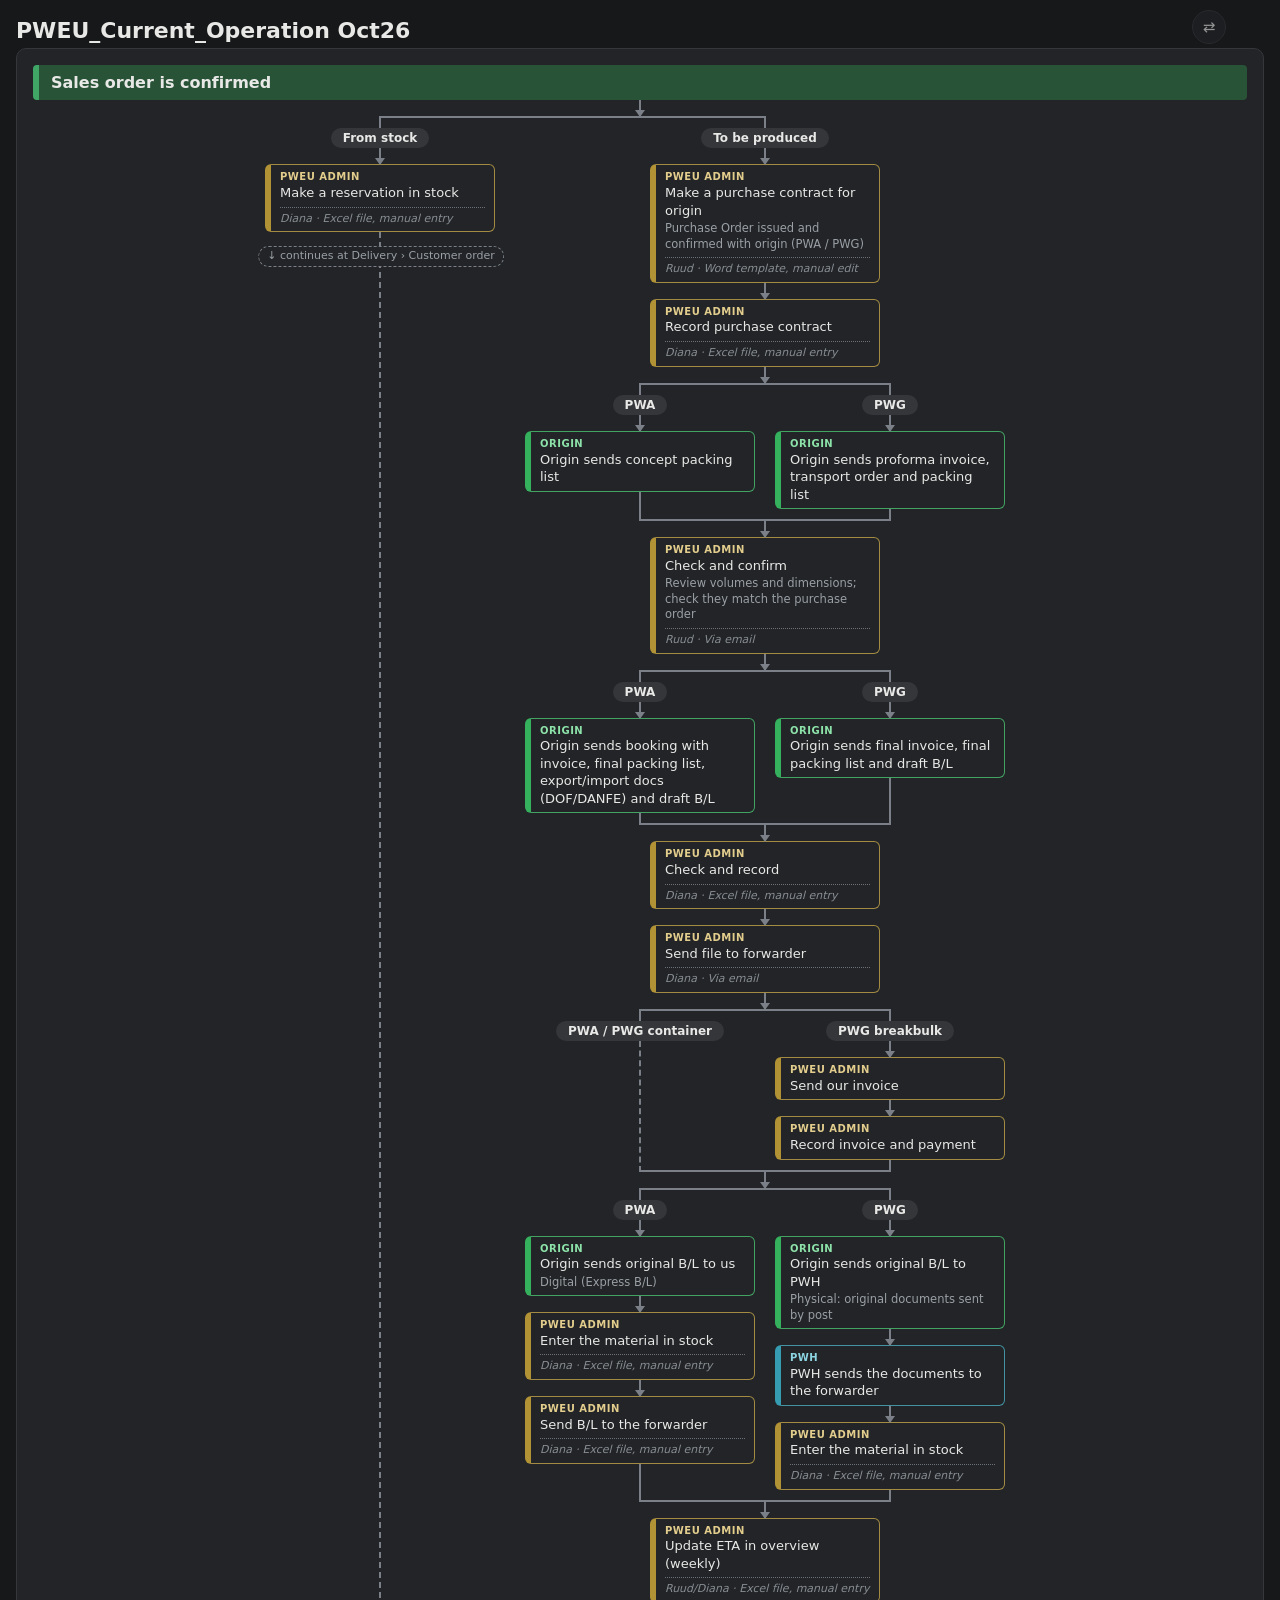
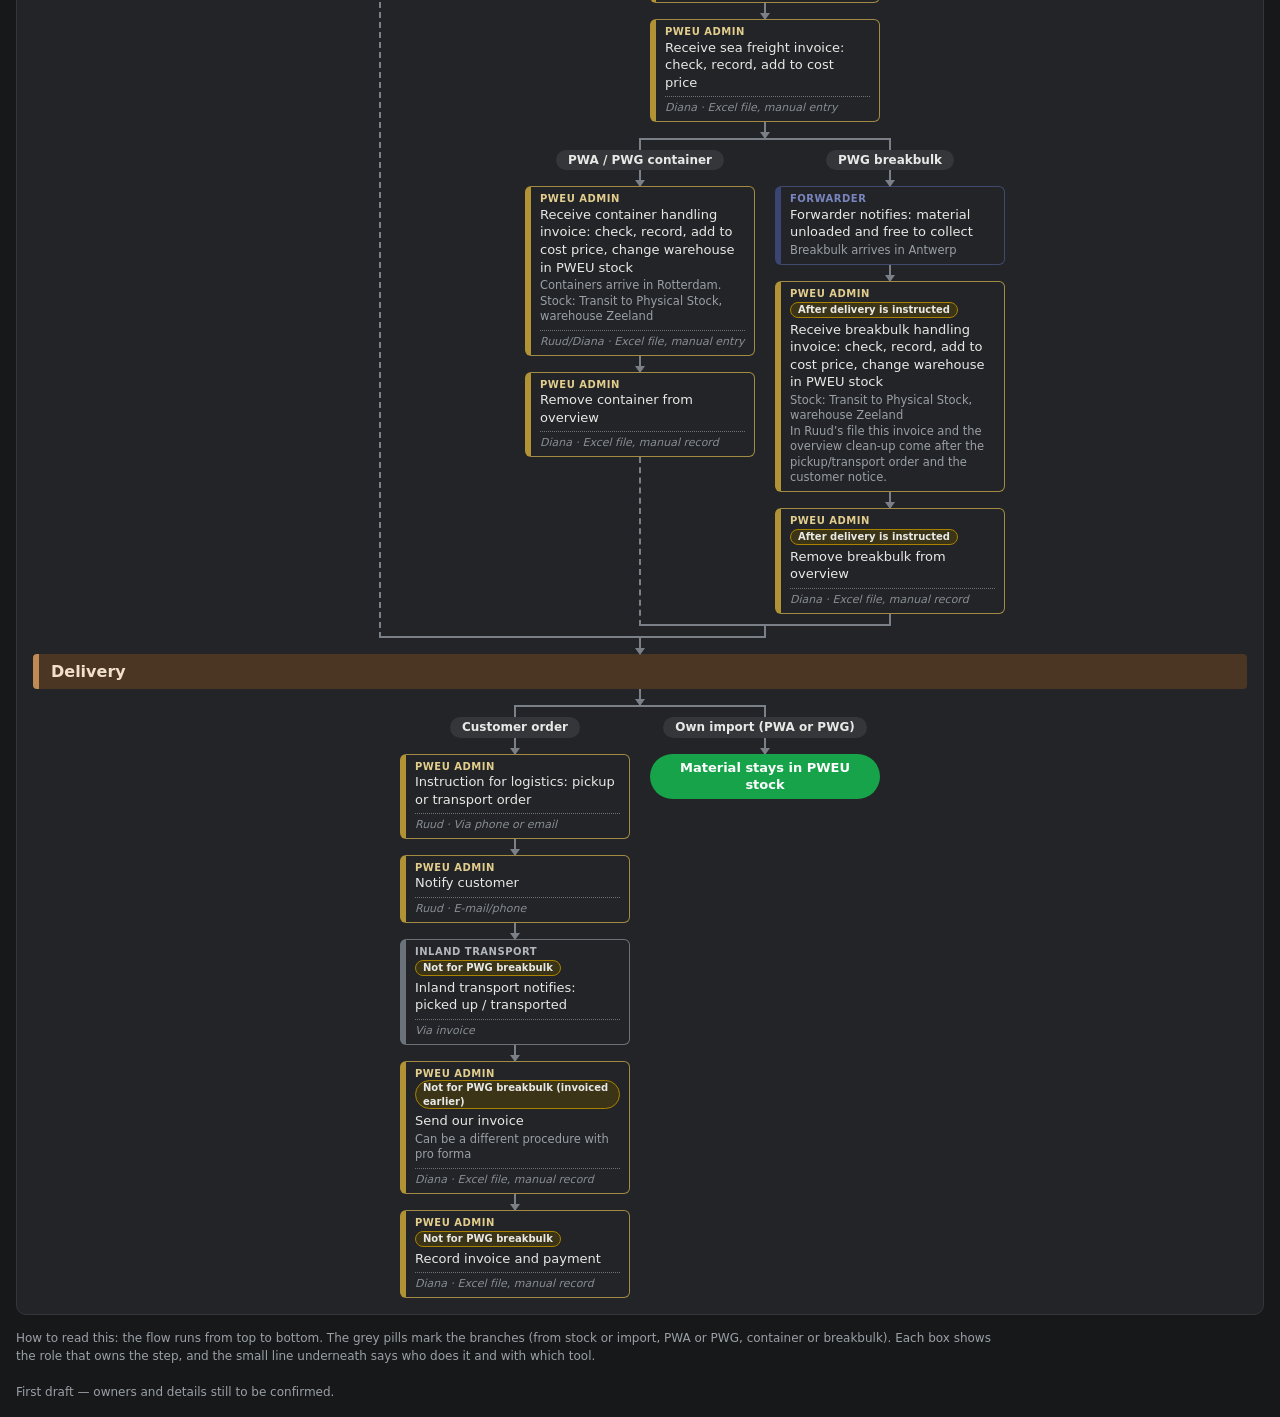
<file: index.html>
<!doctype html>
<html lang="es" data-theme="dark"><head><meta charset="utf-8">
<meta name="viewport" content="width=device-width, initial-scale=1, maximum-scale=6, user-scalable=yes, viewport-fit=cover">
<title>PWEU process — PARA COMPARTIR (solo lectura)</title>
<style id="pg">@page{size:A4 portrait;margin:0}</style>
<style>
:root{box-sizing:border-box;padding-top:env(safe-area-inset-top,0px);padding-bottom:env(safe-area-inset-bottom,0px);--bg:#f1f1ed;--fg:#14171b;--mut:#4b535e;--ln:#cfcfc8;--ln2:#6b7280;--card:#fff;--l:87%;--s:60%;--bl:46%;--oc:29%;--qb:#fff4c2;--qd:#c99600;--sh:0 1px 2px rgba(16,20,26,.09)}
html{scroll-padding-top:env(safe-area-inset-top,0px)}
@media (prefers-color-scheme:dark){:root:not([data-theme="light"]){--bg:#17181a;--fg:#e8e8e6;--mut:#9aa0a6;--ln:#34363a;--ln2:#7b8088;--card:#222427;--l:24%;--s:35%;--bl:45%;--oc:72%;--qb:#3b3417;--qd:#a98200;--sh:none}}
:root[data-theme="dark"]{--bg:#17181a;--fg:#e8e8e6;--mut:#9aa0a6;--ln:#34363a;--ln2:#7b8088;--card:#222427;--l:24%;--s:35%;--bl:45%;--oc:72%;--qb:#3b3417;--qd:#a98200;--sh:none}
*{box-sizing:border-box}
body{margin:0;background:var(--bg);color:var(--fg);font:14px/1.35 system-ui,-apple-system,"Segoe UI",sans-serif;padding:16px}
h1{font-size:22px;margin:0 0 2px}
.sub{color:var(--mut);margin:0 0 12px;font-size:13px}
button,select,input,textarea{font:inherit;color:var(--fg);background:var(--card);border:1px solid var(--ln);border-radius:6px;padding:4px 9px}
button{cursor:pointer}button:hover{border-color:var(--mut)}
.lg{display:flex;flex-wrap:wrap;gap:6px;align-items:center;margin-bottom:10px}
.chip{display:inline-flex;align-items:center;border-radius:999px;background:hsl(var(--h) var(--os,60%) calc(var(--l) + var(--lo,0%)));border:1px solid hsl(var(--h) calc(var(--os,60%) * .75) calc(var(--bl) + var(--lo,0%)))}
.chip input[type=color]{width:22px;height:18px;padding:0;border:0;background:none;cursor:pointer;margin-left:2px}
.chip input{border:0;background:none;width:9ch;min-width:6ch;padding:3px 4px 3px 10px;font-size:12px;font-weight:600;field-sizing:content}
.chip button{border:0;background:none;padding:0 8px 0 2px;color:var(--mut)}
.ed{display:flex;flex-wrap:wrap;gap:8px;align-items:flex-end;padding:10px;margin-bottom:10px;border:2px solid var(--fg);border-radius:10px;background:var(--card)}
.ed label{display:flex;flex-direction:column;gap:2px;font-size:11px;color:var(--mut)}
.ed textarea{width:240px;height:54px}.ed input[type=text],.ed input:not([type]){width:240px}
.wrap{overflow:auto;border:1px solid var(--ln);border-radius:10px;background:var(--card)}
.board{width:max-content;min-width:100%;display:flex;flex-direction:column}
.tl{display:none;width:100%;padding:0 16px;font-size:10px;color:var(--mut)}
.board.h .tl{display:block}
.tl .cap{display:block;font-weight:700;text-transform:uppercase;letter-spacing:.06em;font-size:9px;opacity:.8}
.tl.top{padding-top:14px}
.tl.bot{padding-bottom:14px}
.tlin{display:flex;height:22px}
.tl.top .tlin{align-items:flex-end;border-bottom:2px solid var(--ln2)}
.tl.bot .tlin{align-items:flex-start;border-top:2px solid var(--ln2)}
.tk{flex:1;min-width:0;position:relative;white-space:nowrap;overflow:hidden}
.tl.top .tk{border-left:1px solid var(--ln2);padding:0 0 3px 4px;height:9px;line-height:9px}
.tl.bot .tk{border-left:1px solid var(--ln2);padding:3px 0 0 4px;height:14px}
.tl .tk:first-child{border-left:0}
.rt{width:max-content;min-width:100%;display:flex;flex-direction:column;align-items:center;padding:16px}
.sec{display:flex;flex-direction:column;align-items:center;width:100%}
.a{display:block;width:0;height:16px;border-left:2px solid var(--ln2);position:relative;flex:none}
.a::after{content:"";position:absolute;left:-6px;bottom:-1px;border-left:5px solid transparent;border-right:5px solid transparent;border-top:7px solid var(--ln2)}
.sb{display:block;width:0;height:12px;border-left:2px solid var(--ln2);flex:none}
.cols{display:flex;align-items:stretch}
.col{position:relative;display:flex;flex-direction:column;align-items:center;padding:0 10px;min-width:250px}
.col::before,.col::after{content:"";position:absolute;left:0;right:0;border-top:2px solid var(--ln2)}
.col::before{top:0}.col::after{bottom:0}
.col:first-child::before,.col:first-child::after{left:50%}
.col:last-child::before,.col:last-child::after{right:50%}
.fill.long{position:relative;border-left-style:dashed}.fill.long::after{content:var(--lbl,'↓ continues below');position:absolute;left:50%;top:14px;transform:translateX(-50%);white-space:nowrap;font-size:11px;color:var(--mut);background:var(--card);padding:2px 8px;border:1px dashed var(--ln2);border-radius:999px}
.fill{flex:1;width:0;min-height:12px;border-left:2px solid var(--ln2)}
.endb .fill,.endb .col::after,.fill.long.nolbl::after{display:none}
.ph{align-self:stretch;padding:7px 12px;font-weight:700;font-size:16px;border-radius:4px;background:hsl(var(--h) var(--s) var(--l));border-left:6px solid hsl(var(--h) 45% var(--bl));cursor:pointer}
.col .ph{font-size:12px;padding:4px 8px}
.q{max-width:260px;text-align:center;padding:6px 16px;font-weight:600;border-radius:999px;background:var(--qb);border:2px solid var(--qd);cursor:pointer}
.lb{padding:2px 12px;font-size:12px;font-weight:700;border-radius:999px;background:var(--ln);color:var(--fg);cursor:pointer;box-shadow:var(--sh,none)}
.st{width:230px;padding:5px 9px;border-radius:6px;background:var(--card);border:1px solid hsl(var(--h) calc(var(--os,60%) * .7) calc(var(--bl) + var(--lo,0%)));border-left:6px solid hsl(var(--h) calc(var(--os,60%) * .9) calc(var(--bl) + var(--lo,0%)));font-size:13px;cursor:pointer;box-shadow:var(--sh,none)}
/* ---- vista horizontal: el camino principal avanza a la derecha ---- */
.rt.h{flex-direction:row;align-items:center;flex-wrap:nowrap;max-width:none;width:max-content}
.rt.h .a{width:16px;height:0;border-left:0;border-top:2px solid var(--ln2)}
.rt.h .a::after{left:auto;right:-1px;bottom:auto;top:-6px;border-top:5px solid transparent;border-bottom:5px solid transparent;border-left:7px solid var(--ln2);border-right:0}
.rt.h .sb{width:12px;height:0;border-left:0;border-top:2px solid var(--ln2)}
.rt.h .cols{flex-direction:column}
.rt.h .col{flex-direction:row;align-items:center;padding:9px 0;min-width:0}
.rt.h .col::before,.rt.h .col::after{left:0;right:auto;top:0;bottom:0;border-top:0;border-left:2px solid var(--ln2)}
.rt.h .col::after{left:auto;right:0}
.rt.h .col:first-child::before,.rt.h .col:first-child::after{top:50%;bottom:auto;height:50%}
.rt.h .col:last-child::before,.rt.h .col:last-child::after{top:0;bottom:auto;height:50%}
.rt.h .col:first-child:last-child::before,.rt.h .col:first-child:last-child::after{display:none}
.rt.h .fill{flex:1;height:0;width:auto;min-width:14px;min-height:0;border-left:0;border-top:2px solid var(--ln2)}
.rt.h .fill.long{border-left-style:solid;border-top-style:dashed}
.rt.h .fill.long::after{content:var(--lbl,'\2192 continues');left:50%;top:-11px;transform:translateX(-50%)}
.rt.h .st{width:168px;font-size:12px;padding:4px 7px}
.rt.h .nt,.rt.h .wx{font-size:10px}
.rt.h .ph{align-self:stretch;width:74px;flex:none;display:flex;align-items:center;text-align:center;
  font-size:13px;padding:8px 6px;border-left:0;border-top:7px solid hsl(var(--h) 45% var(--bl))}
.rt.h .ph.brn{border-left-color:transparent;border-top-color:#7a4a22}
.rt.h .lb{align-self:center}
.ow{display:block;font-size:10px;font-weight:700;text-transform:uppercase;letter-spacing:.05em;color:hsl(var(--h) var(--os,60%) calc(var(--oc) + var(--lo,0%)))}
.tg{display:inline-block;margin:0 0 3px;font-size:10px;font-weight:700;padding:0 7px;border-radius:999px;background:var(--qb);border:1px solid var(--qd)}
.wx{font-size:11px;font-style:italic;color:var(--mut);margin-top:5px;padding-top:4px;border-top:1px dotted var(--ln2);opacity:.85}
.chip input+input{padding-left:0;font-weight:400}
.nt{font-size:11.5px;color:var(--mut);white-space:pre-line;margin-top:2px}
.st.end{border-radius:999px;text-align:center;font-weight:700;background:#16a34a;border-color:#16a34a;color:#fff}
.on{outline:3px solid var(--fg);outline-offset:2px}
.hint{color:var(--mut);font-size:12px;margin-top:8px}
.foot{color:var(--mut);font-size:12px;line-height:1.5;margin:14px 0 0;max-width:980px;white-space:pre-line}
.fth{display:none;margin-top:8px}
body.hz .fth{display:block}
.foot[contenteditable]{outline:1px dashed var(--ln2);outline-offset:4px;border-radius:4px}
.sv{font-size:12px;color:var(--mut);margin-bottom:8px;min-height:16px}
.sv b{color:#16a34a;font-weight:600}
.sv i{font-style:normal;color:var(--qd)}
.ph.brn{background:#ead9c6;border-left-color:#7a4a22;color:#3f2410}
@media (prefers-color-scheme:dark){:root:not([data-theme="light"]) .ph.brn{background:#4b3624;border-left-color:#c08a55;color:#f2e0cc}
:root:not([data-theme="light"]) .rt.h .ph.brn{border-top-color:#c08a55}}
:root[data-theme="dark"] .ph.brn{background:#4b3624;border-left-color:#c08a55;color:#f2e0cc}
#flip{position:fixed;top:calc(10px + env(safe-area-inset-top,0px));right:54px;z-index:20;width:34px;height:34px;border-radius:999px;font-size:15px;line-height:1;padding:0;opacity:.6}
#flip:hover{opacity:1}
body.ed #bar{position:sticky;top:0;z-index:12;background:var(--bg);
  padding:8px 0 6px;margin-bottom:4px;border-bottom:1px solid var(--ln);
  box-shadow:0 10px 12px -10px rgba(0,0,0,.45)}
body.ed #bar .lg{margin-bottom:6px}
#run{display:none}
#gear{position:fixed;top:calc(10px + env(safe-area-inset-top,0px));right:12px;z-index:20;width:34px;height:34px;border-radius:999px;font-size:16px;line-height:1;padding:0;opacity:.6}
#gear:hover{opacity:1}
body.ed #gear{opacity:1;background:var(--fg);color:var(--bg);border-color:var(--fg)}
h1[contenteditable],.sub[contenteditable]{outline:1px dashed var(--ln2);outline-offset:4px;border-radius:4px}
.mv{border:0;background:none;padding:0 3px;color:var(--mut);cursor:pointer}
body:not(.ed) .chip input[type=color],body:not(.ed) .chip button,body:not(.ed) .mv,
body:not(.ed) #ed,body:not(.ed) #hint,body:not(.ed) #io,body:not(.ed) #sv,
body:not(.ed) #lg,body:not(.ed) .sub{display:none}
#flip{display:block}
body:not(.ed) .chip input{pointer-events:none;padding-right:10px}
body:not(.ed) .st,body:not(.ed) .ph,body:not(.ed) .q,body:not(.ed) .lb{cursor:default}

/* ---------- movil ---------- */
#zc{position:fixed;right:10px;bottom:calc(10px + env(safe-area-inset-bottom,0px));z-index:30;display:none;
  gap:0;background:var(--card);border:1px solid var(--ln);border-radius:999px;overflow:hidden;
  box-shadow:0 6px 18px rgba(0,0,0,.45)}
#zc button{border:0;background:none;color:var(--fg);width:42px;height:40px;font-size:17px;line-height:1;
  padding:0;cursor:pointer;border-radius:0}
#zc button+button{border-left:1px solid var(--ln)}
#zc button:active{background:var(--ln)}
@media (max-width:760px){
  :root{--ln2:#9aa1a9}
  .fill{border-left:0;width:2px;background:var(--ln2)}
  .fill.long{background:repeating-linear-gradient(to bottom,var(--ln2) 0 7px,transparent 7px 13px)}
  body{padding:8px}
  .rt{padding:10px}
  .st{width:142px;padding:4px 7px;font-size:12.5px}
  .col{min-width:154px;padding:0 4px}
  .ph{font-size:13px;padding:5px 9px;border-left-width:5px}
  .col .ph{font-size:11px}
  .lb{font-size:11px;padding:2px 9px}
  .q{max-width:200px;font-size:12.5px;padding:5px 12px}
  .fill.long::after{font-size:10px;white-space:normal;width:118px;text-align:center;line-height:1.2;padding:2px 4px}
  h1{font-size:17px;line-height:1.25}
  .sub{font-size:12px}
  .foot{font-size:11px;margin-top:10px}
  .wrap{border-radius:8px;-webkit-overflow-scrolling:touch}
  .board{zoom:var(--mz,1)}
  #zc{display:flex}
  #flip{top:auto;bottom:calc(10px + env(safe-area-inset-bottom,0px));right:auto;left:10px;
    width:40px;height:40px;opacity:.85;z-index:30}
  #gear{width:40px;height:40px;opacity:.85}
  h1,.sub{padding-right:52px}
}
@media print{
  :root{--mz:1;--mut:#a7adb5;--oc:76%}
  .wx{opacity:1}
  html{background:#17181a}
  body{background:transparent;margin:0;padding:0;width:auto;height:auto}
  #foots{position:fixed;left:16px;right:16px;bottom:10px;margin:0}
  #gear,#flip,#ed,#hint,#io,#sv,#lg,.sub{display:none!important}
  .foot{font-size:10px;margin:0 0 3px}
  h1{display:none}
  #run{display:block;position:fixed;top:12px;left:16px;right:16px;
       font-size:12.5px;font-weight:700;letter-spacing:.01em;color:var(--fg)}
  .wrap{border:0;background:#17181a}
  *{-webkit-print-color-adjust:exact!important;print-color-adjust:exact!important}
  .wrap{overflow:visible!important;width:auto;height:auto;margin:0}
  body.hz .wrap{margin:46px 0 0}
  .board{zoom:var(--pzg,1);width:max-content;margin:0 auto}
  .rt{min-width:0!important;padding:0;width:max-content;margin:0 auto}
  .sec{zoom:var(--pzs,1);width:max-content;margin:0 auto;padding-top:46px}
  .sec+.sec{break-before:page;page-break-before:always}
  .sec:last-child{break-after:avoid-page;page-break-after:avoid}
  .wrap{break-after:avoid-page;page-break-after:avoid}
  .ph{box-shadow:inset 0 0 0 1px rgba(255,255,255,.18)}
  .st,.ph,.q,.lb,.cols{break-inside:avoid}
  body>*:last-child{margin-bottom:0}
}
</style></head><body>
<button id="flip" title="Cambiar entre vertical y horizontal">⇄</button>
<div id="zc" aria-label="Zoom"><button data-z="-" title="Reducir">−</button><button data-z="f" title="Ajustar al ancho">⤢</button><button data-z="+" title="Ampliar">+</button></div>
<div id="run" aria-hidden="true"></div>
<h1 id="ti">Current PWEU operational process</h1>
<p class="sub" id="de">One simple diagram: shared steps appear once. Each step shows its owner; the small line says who does it and how.</p>
<div id="bar"><div class="lg" id="lg"></div>
<div id="sv" class="sv"></div>
<div id="ed"></div></div>
<div class="wrap"><div class="board" id="bd"><div class="tl top" id="tlt"></div><div class="rt" id="g"></div><div class="tl bot" id="tlb"></div></div></div>
<div id="foots"><p class="foot" id="ft"></p>
<p class="foot fth" id="fth"></p></div>
<script>
// ===== DATOS (editables) =====
// Nodos: S=paso (texto, owner, detalle) · P=fase · B=bifurcación (pregunta + opciones con su propia secuencia)
const S=(t,o,n,w,x)=>({k:'s',t,o,n:n||'',w:w||'',x:x||''}),P=(t,h,b)=>({k:'p',t,h,b:b||0}),B=(q,c)=>({k:'b',q,c:c.map(([l,s])=>({l,s}))});
const D0={"ver":"r6","p":["q1","q2","q3","q4","q5","q4","q5"],"O":[{"id":"a","n":"PWEU admin","h":45},{"id":"l","n":"Inland Transport","h":215,"k":0.12},{"id":"h","n":"Origin","h":140},{"id":"f","n":"Forwarder","h":229,"os":36,"lo":-11},{"id":"p","n":"PWH","h":190}],"s":[{"k":"p","t":"Sales order is confirmed","h":142,"b":0},{"k":"b","q":"","c":[{"l":"From stock","s":[{"k":"s","t":"Make a reservation in stock","o":"a","n":"","w":"","x":"Diana · Excel file, manual entry"}],"d":"≈ 2 weeks"},{"l":"To be produced","s":[{"k":"s","t":"Make a purchase contract for origin","o":"a","n":"Purchase Order issued and confirmed with origin (PWA / PWG)","w":"","x":"Ruud · Word template, manual edit"},{"k":"s","t":"Record purchase contract","o":"a","n":"","w":"","x":"Diana · Excel file, manual entry"},{"k":"b","q":"","c":[{"l":"PWA","s":[{"k":"s","t":"Origin sends concept packing list","o":"h","n":"","w":"","x":""}]},{"l":"PWG","s":[{"k":"s","t":"Origin sends proforma invoice, transport order and packing list","o":"h","n":"","w":"","x":""}]}]},{"k":"s","t":"Check and confirm","o":"a","n":"Review volumes and dimensions; check they match the purchase order","w":"","x":"Ruud · Via email"},{"k":"b","q":"","c":[{"l":"PWA","s":[{"k":"s","t":"Origin sends booking with invoice, final packing list, export/import docs (DOF/DANFE) and draft B/L","o":"h","n":"","w":"","x":""}]},{"l":"PWG","s":[{"k":"s","t":"Origin sends final invoice, final packing list and draft B/L","o":"h","n":"","w":"","x":""}]}]},{"k":"s","t":"Check and record","o":"a","n":"","w":"","x":"Diana · Excel file, manual entry"},{"k":"s","t":"Send file to forwarder","o":"a","n":"","w":"","x":"Diana · Via email"},{"k":"b","q":"","c":[{"l":"PWA / PWG container","s":[]},{"l":"PWG breakbulk","s":[{"k":"s","t":"Send our invoice","o":"a","n":"","w":"","x":""},{"k":"s","t":"Record invoice and payment","o":"a","n":"","w":"","x":""}]}]},{"k":"b","q":"","c":[{"l":"PWA","s":[{"k":"s","t":"Origin sends original B/L to us","o":"h","n":"Digital (Express B/L)","w":"","x":""},{"k":"s","t":"Enter the material in stock","o":"a","n":"","w":"","x":"Diana · Excel file, manual entry"},{"k":"s","t":"Send B/L to the forwarder","o":"a","n":"","w":"","x":"Diana · Excel file, manual entry"}]},{"l":"PWG","s":[{"k":"s","t":"Origin sends original B/L to PWH","o":"h","n":"Physical: original documents sent by post","w":"","x":""},{"k":"s","t":"PWH sends the documents to the forwarder","o":"p","n":"","w":"","x":""},{"k":"s","t":"Enter the material in stock","o":"a","n":"","w":"","x":"Diana · Excel file, manual entry"}]}]},{"k":"s","t":"Update ETA in overview (weekly)","o":"a","n":"","w":"","x":"Ruud/Diana · Excel file, manual entry"},{"k":"s","t":"Receive sea freight invoice: check, record, add to cost price","o":"a","n":"","w":"","x":"Diana · Excel file, manual entry"},{"k":"b","q":"","c":[{"l":"PWA / PWG container","s":[{"k":"s","t":"Receive container handling invoice: check, record, add to cost price, change warehouse in PWEU stock","o":"a","n":"Containers arrive in Rotterdam.\nStock: Transit to Physical Stock, warehouse Zeeland","w":"","x":"Ruud/Diana · Excel file, manual entry"},{"k":"s","t":"Remove container from overview","o":"a","n":"","w":"","x":"Diana · Excel file, manual record"}]},{"l":"PWG breakbulk","s":[{"k":"s","t":"Forwarder notifies: material unloaded and free to collect","o":"f","n":"Breakbulk arrives in Antwerp","w":"","x":""},{"k":"s","t":"Receive breakbulk handling invoice: check, record, add to cost price, change warehouse in PWEU stock","o":"a","n":"Stock: Transit to Physical Stock, warehouse Zeeland\nIn Ruud’s file this invoice and the overview clean-up come after the pickup/transport order and the customer notice.","w":"After delivery is instructed","x":""},{"k":"s","t":"Remove breakbulk from overview","o":"a","n":"","w":"After delivery is instructed","x":"Diana · Excel file, manual record"}]}]}],"d":"≈ 5–6 months"}]},{"k":"p","t":"Delivery","h":28,"b":1},{"k":"b","q":"","c":[{"l":"Customer order","s":[{"k":"s","t":"Instruction for logistics: pickup or transport order","o":"a","n":"","w":"","x":"Ruud · Via phone or email"},{"k":"s","t":"Notify customer","o":"a","n":"","w":"","x":"Ruud · E-mail/phone"},{"k":"s","t":"Inland transport notifies: picked up / transported","o":"l","n":"","w":"Not for PWG breakbulk","x":"Via invoice"},{"k":"s","t":"Send our invoice","o":"a","n":"Can be a different procedure with pro forma","w":"Not for PWG breakbulk (invoiced earlier)","x":"Diana · Excel file, manual record"},{"k":"s","t":"Record invoice and payment","o":"a","n":"","w":"Not for PWG breakbulk","x":"Diana · Excel file, manual record"}]},{"l":"Own import (PWA or PWG)","s":[{"k":"s","t":"Material stays in PWEU stock","o":"","n":"","w":"","x":""}]}]}],"de":"One simple diagram: shared steps appear once. Each step shows its owner; the small grey line says who does it and how.","dir":"v","ti":"PWEU_Current_Operation Oct26","ft":"First draft, based on the operations workflow file. Owners and details are still to be confirmed — please send corrections.","fth":"The day and month scales in this view are indicative only: they show the difference in lead time between selling from stock and importing, not the exact timing of each step."};
const NN={
'Make a purchase contract for origin':'Purchase Order issued and confirmed with origin (PWA / PWG)',
'Check and confirm':'Review volumes and dimensions; validate the order is met',
'Origin sends original B/L to us':'Digital (Express BL)',
'Origin sends original B/L to PWH':'Physical: original documents sent by post',
'Forwarder notifies: material unloaded and free to collect':'Breakbulk arrives in Antwerp',
'Receive container handling invoice: check, record, add to cost price, change warehouse in PWEU stock':'Containers arrive in Rotterdam.\nStock: Transit to Physical Stock, warehouse Zeeland',
'Receive break bulk handling invoice: check, record, add to cost price, change warehouse in PWEU stock':'Stock: Transit to Physical Stock, warehouse Zeeland'};
const fixN=s=>s.forEach(n=>{if(n.k==='s'&&NN[n.t]&&!n.n)n.n=NN[n.t];if(n.k==='b')n.c.forEach(c=>fixN(c.s))});
fixN(D0.s);D0.p.push('q4');
const XX={'Make a reservation in the stock':'Diana · Excel file, manual entry','Make a purchase contract for origin':'Ruud · Word template, manual edit'};
const PP={v:'Ruud',c:'Diana or Ruud'};
const fixX=(O,s)=>{O.forEach(o=>{if(PP[o.id]&&o.pp===undefined)o.pp=PP[o.id]});const w=a=>a.forEach(n=>{if(n.k==='s'&&XX[n.t]&&!n.x)n.x=XX[n.t];if(n.k==='b')n.c.forEach(c=>w(c.s))});w(s)};
fixX(D0.O,D0.s);D0.p.push('q5');
D0.fth='The day and month scales in this view are indicative only: they show the difference in lead time between selling from stock and importing, not the exact timing of each step.';
D0.ft='How to read this: the flow runs from top to bottom. The grey pills mark the branches (from stock or import, PWA or PWG, container or breakbulk). Each box shows the role that owns the step, and the small line underneath says who does it and with which tool.\n\nFirst draft \u2014 owners and details still to be confirmed.';
// ===== LÓGICA =====
const KEY='pweu-operativa-readonly';
let D,sel=null,arm='';
D=null;
if(!D||!D.s)D=JSON.parse(JSON.stringify(D0));
else if(D.ver!==D0.ver){try{const H=JSON.parse(localStorage.getItem('pweu-operativa-hist')||'[]');H.push({t:Date.now(),d:JSON.stringify(D)});localStorage.setItem('pweu-operativa-hist',JSON.stringify(H.slice(-40)))}catch(e){}D=JSON.parse(JSON.stringify(D0));window.__mig=1}
if(D&&D.s&&!(D.p||[]).includes('q1')){D.s.forEach(n=>{if(n.k==='b'&&n.q==='From stock or import?')n.q=''});(D.p=D.p||[]).push('q1');window.__mig=1}
if(D&&D.s&&!(D.p||[]).includes('q2')){D.s.forEach(n=>{if(n.k==='b'&&n.q==='Delivered to a customer?')n.q='';if(n.k==='p'&&n.t==='Delivering to the customer'){n.t='Arrival to EU, cleared';n.b=1}});D.p.push('q2');window.__mig=1}
if(D&&D.s&&!(D.p||[]).includes('q3')){D.s.forEach(n=>{if(n.k==='p'&&n.t==='Arrival to EU, cleared')n.t='Delivery'});D.p.push('q3');window.__mig=1}
if(D&&D.s&&!(D.p||[]).includes('q4')){fixN(D.s);D.p.push('q4');window.__mig=1}
if(D&&D.s&&!(D.p||[]).includes('q5')){fixX(D.O,D.s);D.p.push('q5');window.__mig=1}
const $=id=>document.getElementById(id);
const esc=s=>String(s).replace(/[&<>"]/g,c=>({'&':'&amp;','<':'&lt;','>':'&gt;','"':'&quot;'}[c]));
const U=[];let last=JSON.stringify(D);
const snap=prev=>{try{const n=Date.now();let H=JSON.parse(localStorage.getItem('pweu-operativa-hist')||'[]');if(!H.length||n-H[H.length-1].t>20000){H.push({t:n,d:prev});if(H.length>40)H.shift();localStorage.setItem('pweu-operativa-hist',JSON.stringify(H))}}catch(e){}};
let DB=null,dbT=0,pend=null,busy=0,dirty=null;
const sv=t=>{const e=document.getElementById('sv');if(e)e.innerHTML=t};
const lt=()=>+(localStorage.getItem(KEY+'-t')||0);
async function push(){
  if(!DB||busy||dirty===null)return;
  const c=dirty;dirty=null;busy=1;sv('<i>Guardando\u2026</i>');
  try{await DB.doc('state/current').set({json:c,t:Date.now()});sv('<b>\u2713 Guardado</b> \u00b7 tus cambios quedan en la p\u00e1gina, no solo en este navegador');}
  catch(e){sv('No se ha podido guardar en la nube ('+(e&&e.code||'error')+'). Tus cambios siguen en este navegador.');dirty=dirty||c}
  busy=0;if(dirty!==null)setTimeout(push,400);
}
const queue=c=>{dirty=c;clearTimeout(pend);pend=setTimeout(push,1200)};
const save=()=>{const c=JSON.stringify(D);if(c!==last){snap(last);U.push(last);if(U.length>300)U.shift();last=c}
  try{localStorage.setItem(KEY,c);localStorage.setItem(KEY+'-t',String(Date.now()))}catch(e){}
  queue(c)};
if(window.__mig&&D&&D.s)save();
const key=p=>p.join('.'),oi=id=>D.O.find(o=>o.id===id);
const osat=o=>o.os!=null?o.os:Math.round((o.k==null?1:o.k)*60);
const ost=o=>`--h:${o.h};--os:${osat(o)}%`+(o.lo?`;--lo:${o.lo}%`:'');
const hex2hk=v=>{const r=parseInt(v.slice(1,3),16)/255,g=parseInt(v.slice(3,5),16)/255,b=parseInt(v.slice(5,7),16)/255,
 mx=Math.max(r,g,b),mn=Math.min(r,g,b),d=mx-mn,l=(mx+mn)/2;let h=0;
 if(d)h=(mx===r?60*(((g-b)/d)%6):mx===g?60*((b-r)/d+2):60*((r-g)/d+4));
 if(h<0)h+=360;
 const sa=d?d/(1-Math.abs(2*l-1)):0;
 return{h:Math.round(h),os:Math.round(Math.max(5,Math.min(100,sa*100))),
        lo:Math.round(Math.max(-14,Math.min(14,(l-.5)*34)))}};
const hk2hex=(h,os,lo)=>{const s=Math.min(1,(os==null?60:os)/100),l=Math.max(.12,Math.min(.88,.5+(lo||0)/34)),c=(1-Math.abs(2*l-1))*s,
 x=c*(1-Math.abs(((h/60)%2)-1)),m=l-c/2,
 a=h<60?[c,x,0]:h<120?[x,c,0]:h<180?[0,c,x]:h<240?[0,x,c]:h<300?[x,0,c]:[c,0,x],
 f=v=>Math.round((v+m)*255).toString(16).padStart(2,'0');
 return'#'+f(a[0])+f(a[1])+f(a[2])};
function loc(p){let s=D.s;for(let j=0;j<p.length-1;j+=2)s=s[p[j]].c[p[j+1]].s;return[s,p[p.length-1]]}
const node=p=>{const[s,i]=loc(p);return s[i]};
const col=p=>node(p.slice(0,-1)).c[p[p.length-1]];
const isSel=(k,p)=>sel&&sel.k===k&&key(sel.p)===key(p);
function seqH(s,b,lead){return s.map((n,i)=>((i||lead)?'<i class="a"></i>':'')+nodeH(n,b.concat(i))).join('')}
function nodeH(n,p){
  const k=key(p),on=isSel('n',p)?' on':'';
  if(n.k==='p')return `<div class="ph${on}${n.b?' brn':''}" data-k="n" data-p="${k}" style="--h:${n.h}">${esc(n.t)}</div>`;
  if(n.k==='s'){const o=oi(n.o);return `<div class="st${o?'':' end'}${on}" data-k="n" data-p="${k}"${o?` style="${ost(o)}"`:''}>${o?`<span class="ow">${esc(o.n)}${o.pp?' · '+esc(o.pp):''}</span>`:''}${n.w?`<span class="tg">${esc(n.w)}</span>`:''}<div>${esc(n.t)}</div>${n.n?`<div class="nt">${esc(n.n)}</div>`:''}${n.x?`<div class="wx">${esc(n.x)}</div>`:''}</div>`}
  return `${n.q?`<div class="q${on}" data-k="n" data-p="${k}">${esc(n.q)}</div><i class="sb"></i>`:''}<div class="cols">${n.c.map((c,ci)=>{const cp=p.concat(ci);return `<div class="col"><i class="sb"></i><div class="lb${isSel('c',cp)?' on':''}" data-k="c" data-p="${key(cp)}">${esc(c.l)}</div>${seqH(c.s,cp,true)}<div class="fill"></div></div>`}).join('')}</div>`;
}

/* ---------- zoom en pantallas pequenas ---------- */
let MZ=null;                      // null = ajustar al ancho
const isMob=()=>window.innerWidth<=760;
function fitZ(){
  const el=document.documentElement, prev=el.style.getPropertyValue('--mz');
  el.style.setProperty('--mz','1');
  const rt=document.querySelector('.rt'), wr=document.querySelector('.wrap');
  const w=rt?rt.scrollWidth:0, av=wr?wr.clientWidth:window.innerWidth;
  if(prev) el.style.setProperty('--mz',prev); else el.style.removeProperty('--mz');
  if(!w||!av) return 1;
  return Math.max(.6,Math.min(1,Math.floor(av/w*100)/100));
}
function applyMZ(){
  const el=document.documentElement;
  if(!isMob()){el.style.removeProperty('--mz');return}
  el.style.setProperty('--mz',String(MZ==null?fitZ():MZ));
}
document.addEventListener('click',e=>{
  const b=e.target.closest('#zc button'); if(!b) return;
  e.stopPropagation();
  const cur=MZ==null?fitZ():MZ, z=b.dataset.z;
  if(z==='f') MZ=null;
  else MZ=Math.max(.25,Math.min(3,Math.round((cur+(z==='+'?.15:-.15))*100)/100));
  applyMZ();
},true);
let rzT; addEventListener('resize',()=>{clearTimeout(rzT);rzT=setTimeout(applyMZ,150)});
addEventListener('orientationchange',()=>setTimeout(applyMZ,250));

function setPZ(){
  const rt=document.querySelector('.rt');if(!rt)return;
  const w=rt.scrollWidth,h=rt.scrollHeight;
  if(!w||!h)return;
  const band=78;      // banda reservada para el pie, igual en todas las paginas
  const hd=48+band;   // encabezado fijo arriba + banda del pie, iguales en todas las paginas
  const TW=isH()?1095:766, TH=(isH()?766:1123)-hd;   // A4 a 96dpi a sangre, menos cabecera y pie
  [...rt.querySelectorAll(':scope > .sec')].forEach((sc,i)=>{
    sc.style.removeProperty('--pzs');
    // ancho real del contenido (las bandas de fase se estiran, no cuentan)
    const kids=[...sc.children].filter(k=>!k.classList.contains('ph'));
    const sw=Math.max(240,...kids.map(k=>k.offsetWidth||0)),sh=sc.scrollHeight;
    if(!sw||!sh)return;
    const th=TH;   // mismas bandas arriba y abajo en todas las paginas
    sc.style.setProperty('--pzs',String(Math.floor(Math.min(1,TW/sw,th/sh)*1000)/1000));
  });
  const z=Math.min(1,TW/w,TH/h),R=document.documentElement.style;
  R.setProperty('--pz',String(Math.floor(z*1000)/1000));
  R.setProperty('--pzg',isH()?String(Math.floor(z*1000)/1000):'1');
  R.setProperty('--pw',Math.ceil(w*z)+'px');
  R.setProperty('--ph',Math.ceil(h*z)+'px');
}
const isH=()=>D.dir==='h';
function rowsHH(s,b){
  let h='',i=0;
  const sep=()=>'<i class="ad"></i>';
  while(i<s.length){
    const n=s[i];
    if(n.k==='s'){
      let j=i;const cells=[];
      while(j<s.length&&s[j].k==='s'){cells.push(nodeH(s[j],b.concat(j)));j++}
      h+='<div class="hrow">'+cells.join('<i class="a"></i>')+'</div>';
      i=j;
    }else if(n.k==='p'){
      h+=nodeH(n,b.concat(i));i++;
    }else{
      const p=b.concat(i),on=isSel('n',p)?' on':'';
      if(n.q)h+=`<div class="q${on}" data-k="n" data-p="${key(p)}">${esc(n.q)}</div>`;
      h+='<div class="brh">'+n.c.map((c,ci)=>{
        const cp=p.concat(ci);
        return `<div class="trk"><div class="lb${isSel('c',cp)?' on':''}" data-k="c" data-p="${key(cp)}">${esc(c.l)}</div><div class="trkb">${c.s.length?rowsHH(c.s,cp):'<span class="emp">no extra steps</span>'}</div></div>`;
      }).join('')+'</div>';
      i++;
    }
    if(i<s.length)h+=sep();
  }
  return h;
}
const ruler=(el,cap,labels)=>{
  if(!el)return;
  el.innerHTML=`<span class="cap">${esc(cap)}</span><div class="tlin">`+
    labels.map(l=>`<span class="tk">${esc(l)}</span>`).join('')+'</div>';
};
const RD=()=>{
  const g=$('g');g.className='rt'+(isH()?' h':'');
  const bd=$('bd');if(bd)bd.className='board'+(isH()?' h':'');
  document.body.classList.toggle('hz',isH());
  if(isH()){
    ruler($('tlt'),'Days',Array.from({length:14},(_,i)=>'Day '+(i+1)));
    ruler($('tlb'),'Weeks / months',['Week 1','Week 2','Month 1','Month 2','Month 3','Month 4','Month 5','Month 6']);
  }
  $('pg').textContent='@page{size:A4 '+(isH()?'landscape':'portrait')+';margin:0}';
  g.innerHTML=seqH(D.s,[],false);
  if(!isH()){
    const kids=[...g.children];let sec=null;const out=[];
    kids.forEach((el,i)=>{
      if(!sec||(el.classList.contains('ph')&&i>0&&sec.children.length)){sec=document.createElement('div');sec.className='sec';out.push(sec)}
      sec.appendChild(el);
    });
    out.forEach(x=>g.appendChild(x));
  }
document.querySelectorAll('.cols').forEach(cs=>{if(!cs.nextElementSibling)cs.classList.add('endb')});
document.querySelectorAll('.fill').forEach(f=>{
  if((isH()?f.offsetWidth:f.offsetHeight)<=110)return;
  f.classList.add('long');
  const lb=f.parentElement.querySelector('.lb[data-p]');
  if(!lb)return;
  try{
    let pp=lb.dataset.p.split('.').map(Number).slice(0,-1),t='';
    while(pp.length&&!t){
      const[sq,i]=loc(pp);
      for(let j=i+1;j<sq.length;j++)if(sq[j].k==='p'){
        t=sq[j].t;const n=sq[j+1];
        if(n&&n.k==='b'&&n.c&&n.c.length&&n.c[0].l)t+=' \u203a '+n.c[0].l;
        break}
      // si despues de la bifurcacion ya hay mas pasos, no es un salto a otra fase
      if(!t&&i+1<sq.length)break;
      pp=pp.slice(0,-2);
    }
    const room=isH()?f.offsetWidth:f.offsetHeight;
    if(t&&room>(isH()?900:450))f.style.setProperty('--lbl',JSON.stringify((isH()?'\u2192':'\u2193')+' continues at '+t));
    else f.classList.add('nolbl');
  }catch(e){}
});setPZ();applyMZ()};
function flat(s,o=[]){s.forEach(n=>{if(n.k==='s')o.push(n.t);else if(n.k==='p')o.push('['+n.t+']');else{o.push('? '+n.q);n.c.forEach(c=>{o.push('· '+c.l);flat(c.s,o)})}});return o}
function used(id,s){return s.some(n=>n.k==='s'?n.o===id:n.k==='b'?n.c.some(c=>used(id,c.s)):false)}
function RL(msg){$('lg').innerHTML=D.O.map((o,i)=>`<span class="chip" style="${ost(o)}"><input data-oi="${i}" value="${esc(o.n)}"><button class="mv" data-ol="${i}" title="Mover a la izquierda">‹</button><button class="mv" data-or="${i}" title="Mover a la derecha">›</button><input type="color" data-oc="${i}" value="${hk2hex(o.h,osat(o),o.lo)}" title="Color"><button data-od="${i}" title="Quitar owner">×</button></span>`).join('')+`<button data-un title="Deshacer el último cambio">↶ Deshacer</button><input id="no" placeholder="Nuevo owner…" size="14"><button data-ao>+ owner</button>${msg?`<span class="hint" style="margin:0">${msg}</span>`:''}`}
function RE(){
  if(!sel){$('ed').innerHTML='';return}
  let h='<div class="ed">';
  if(sel.k==='c'){const c=col(sel.p);h+=`<label>Opción<input id="f1" value="${esc(c.l)}"></label><button data-a="cl">← mover</button><button data-a="cr">mover →</button><button data-a="cs">+ paso al inicio</button><button data-a="ca">+ opción al lado</button><button data-a="cd">${arm==='cd'?'¿Seguro? Clic otra vez':'Borrar opción'}</button>`}
  else{const n=node(sel.p);
    if(n.k==='s')h+=`<label>Paso<textarea id="f1">${esc(n.t)}</textarea></label><label>Detalle (opcional)<textarea id="f2">${esc(n.n)}</textarea></label><label>Quién y cómo (opcional)<input id="f4" value="${esc(n.x||'')}"></label><label>Solo aplica a (opcional)<input id="f3" value="${esc(n.w||'')}"></label><label>Owner<select id="fo">${D.O.map(o=>`<option value="${o.id}"${o.id===n.o?' selected':''}>${esc(o.n)}${o.pp?' · '+esc(o.pp):''}</option>`).join('')}<option value=""${n.o===''?' selected':''}>— sin owner (inicio/fin) —</option></select></label>`;
    else if(n.k==='p')h+=`<label>Fase<input id="f1" value="${esc(n.t)}"></label><label>Color<input type="range" id="fh" min="0" max="360" value="${n.h}"></label><label>Marrón<input type="checkbox" id="fb"${n.b?' checked':''}></label>`;
    else h+=`<label>Pregunta<input id="f1" value="${esc(n.q)}"></label><button data-a="ac">+ opción</button>`;
    h+=`<button data-a="u">↑</button><button data-a="d">↓</button><button data-a="as">+ paso debajo</button><button data-a="ap">+ fase debajo</button><button data-a="ab">+ bifurcación debajo</button><button data-a="del">${arm==='del'?'¿Seguro? Clic otra vez':'Borrar'}</button>`}
  $('ed').innerHTML=h+'<button data-a="x">Cerrar</button></div>';
}
function act(a){
  if(a!=='del'&&a!=='cd')arm='';
  const p=sel.p;
  if(a==='x')sel=null;
  else if(sel.k==='c'){const bp=p.slice(0,-1),cs=node(bp).c,ci=p[p.length-1];
    if(a==='cl'||a==='cr'){const j=ci+(a==='cl'?-1:1);if(j>=0&&j<cs.length){[cs[ci],cs[j]]=[cs[j],cs[ci]];sel={k:'c',p:[...bp,j]}}}
    else if(a==='ca'){cs.splice(ci+1,0,{l:'New option',s:[]});sel={k:'c',p:[...bp,ci+1]}}
    else if(a==='cs'){cs[ci].s.unshift(S('New step',D.O[0].id));sel={k:'n',p:[...p,0]}}
    else if(a==='cd'){if(cs.length<2)return;if(arm!=='cd'){arm='cd';RE();return}arm='';cs.splice(ci,1);sel=null}
  }else{const[s,i]=loc(p),pre=p.slice(0,-1),add=n=>{s.splice(i+1,0,n);sel={k:'n',p:[...pre,i+1]}};
    if(a==='u'||a==='d'){const j=i+(a==='u'?-1:1);if(j>=0&&j<s.length){[s[i],s[j]]=[s[j],s[i]];sel={k:'n',p:[...pre,j]}}}
    else if(a==='as')add(S('New step',s[i].k==='s'?s[i].o:D.O[0].id));
    else if(a==='ap')add(P('New phase',200));
    else if(a==='ab')add(B('Question?',[['Yes',[]],['No',[]]]));
    else if(a==='ac')s[i].c.push({l:'New option',s:[]});
    else if(a==='del'){if(arm!=='del'){arm='del';RE();return}arm='';s.splice(i,1);sel=null}
  }
  save();RD();RE();
}
document.addEventListener('click',e=>{
  const t=e.target;let x;
  if((x=t.closest('[data-a]'))&&sel)return act(x.dataset.a);
  if(x=t.closest('[data-k]')){arm='';sel={k:x.dataset.k,p:x.dataset.p.split('.').map(Number)};RD();RE();return}
  if(t.closest('#flip')){D.dir=isH()?'v':'h';save();RD();return}
  if(t.closest('#gear')){EDIT=!EDIT;applyEdit();return}
  if(x=t.closest('[data-ol],[data-or]')){const i=+(x.dataset.ol??x.dataset.or),j=i+(x.dataset.ol!==undefined?-1:1);
    if(j>=0&&j<D.O.length){const a=D.O;[a[i],a[j]]=[a[j],a[i]];save();RL();RD()}return}
  if(t.closest('[data-ao]')){const n=$('no').value.trim();if(n){D.O.push({id:'o'+Date.now().toString(36),n,h:Math.floor(Math.random()*360)});save();RL();RE();RD()}return}
  if(x=t.closest('[data-od]')){const i=+x.dataset.od;if(used(D.O[i].id,D.s))return RL('Ese owner se usa en algún paso: cámbialo antes de quitarlo.');D.O.splice(i,1);save();RL();RE();return}
  if(t.closest('[data-un]')){if(U.length){const pv=U.pop();D=JSON.parse(pv);last=pv;sel=null;try{localStorage.setItem(KEY,pv)}catch(err){}RT();applyEdit();RL();RD();
  RE()}return}
  if(t.closest('[data-rc]')){let h='';for(const v of ['v9','v8','v7','v6','v5','v4','v3','v2']){const r=localStorage.getItem('pweu-operativa-'+v);if(!r)continue;try{const o=JSON.parse(r);if(!o.s)continue;const f=flat(o.s);h+=`<div style="margin:6px 0;padding:8px;border:1px solid var(--ln);border-radius:8px"><b>Copia ${v}</b> · ${f.length} líneas <button data-rl="${v}">Cargar esta</button><details><summary>Ver contenido</summary><div class="hint" style="white-space:pre-line">${esc(f.join('\n'))}</div></details></div>`}catch(err){}}try{const H=JSON.parse(localStorage.getItem('pweu-operativa-hist')||'[]');for(let i=H.length-1;i>=0;i--){const o=JSON.parse(H[i].d),f=flat(o.s),tm=new Date(H[i].t).toLocaleString([],{day:'2-digit',month:'2-digit',hour:'2-digit',minute:'2-digit'});h+=`<div style="margin:6px 0;padding:8px;border:1px solid var(--ln);border-radius:8px"><b>Copia automática ${tm}</b> · ${f.length} líneas <button data-rh="${i}">Cargar esta</button><details><summary>Ver contenido</summary><div class="hint" style="white-space:pre-line">${esc(f.join('\n'))}</div></details></div>`}}catch(err){}
$('io').innerHTML=h?'<div class="hint">Copias guardadas en este navegador. Abre "Ver contenido" para reconocer la tuya y pulsa "Cargar esta". Luego puedes volver atrás con Deshacer.</div>'+h:'<div class="hint">No encuentro ninguna copia anterior en este navegador (puede que editaras en otro navegador o dispositivo).</div>';return}
  if(x=t.closest('[data-rh]')){try{const H=JSON.parse(localStorage.getItem('pweu-operativa-hist')||'[]'),o=JSON.parse(H[+x.dataset.rh].d);if(!o.O||!o.s)throw 0;D=o;sel=null;save();RL();RD();RE();$('io').innerHTML=''}catch(err){}return}
  if(x=t.closest('[data-rl]')){try{const o=JSON.parse(localStorage.getItem('pweu-operativa-'+x.dataset.rl));if(!o.O||!o.s)throw 0;D=o;sel=null;save();RL();RD();RE();$('io').innerHTML=''}catch(err){}return}
  if(t.closest('[data-ex]')){$('io').innerHTML='<textarea id="iot" readonly rows="8" style="width:100%"></textarea><div class="hint">Copia este texto: es una copia de todo lo que has editado.</div>';$('iot').value=JSON.stringify(D);$('iot').select();return}
  if(t.closest('[data-im]')){$('io').innerHTML='<textarea id="iot" rows="8" style="width:100%" placeholder="Pega aquí los datos exportados"></textarea><button data-ia>Aplicar</button>';return}
  if(t.closest('[data-ia]')){try{const o=JSON.parse($('iot').value);if(!o.O||!o.s)throw 0;D=o;sel=null;save();RL();RD();RE();$('io').innerHTML=''}catch(err){$('io').insertAdjacentHTML('beforeend','<div class="hint">Esos datos no son válidos.</div>')}return}
  if(t.closest('[data-rs]')){if(t.dataset.ok){D=JSON.parse(JSON.stringify(D0));sel=null;save();RL();RD();RE();t.textContent='Restablecer';delete t.dataset.ok}else{t.dataset.ok=1;t.textContent='¿Seguro? Clic otra vez'}}
});
document.addEventListener('input',e=>{
  const t=e.target;
  if(t.dataset.oi!==undefined){D.O[+t.dataset.oi].n=t.value;save();RD();return}
  if(t.dataset.op!==undefined){D.O[+t.dataset.op].pp=t.value;save();RD();return}
  if(t.dataset.oc!==undefined){const o=D.O[+t.dataset.oc],c=hex2hk(t.value);o.h=c.h;o.os=c.os;o.lo=c.lo;delete o.k;save();RL();RD();return}
  if(!sel)return;
  if(t.id==='f1'){if(sel.k==='c')col(sel.p).l=t.value;else{const n=node(sel.p);if(n.k==='b')n.q=t.value;else n.t=t.value}}
  else if(t.id==='f2')node(sel.p).n=t.value;
  else if(t.id==='f3')node(sel.p).w=t.value;
  else if(t.id==='f4')node(sel.p).x=t.value;
  else if(t.id==='fh')node(sel.p).h=+t.value;
  else if(t.id==='fb')node(sel.p).b=t.checked?1:0;
  else return;
  save();RD();
});
document.addEventListener('change',e=>{if(e.target.id==='fo'&&sel){node(sel.p).o=e.target.value;save();RD()}});
let EDIT=false;
EDIT=false;
function applyEdit(){
  document.body.classList.toggle('ed',EDIT);
  const t=$('ti'),d=$('de');
  const f=$('ft'),fh=$('fth');
  if(EDIT){[t,d,f,fh].forEach(e=>e&&e.setAttribute('contenteditable','plaintext-only'))}
  else{[t,d,f,fh].forEach(e=>e&&e.removeAttribute('contenteditable'));sel=null;RE()}
  try{localStorage.setItem(KEY+'-edit',EDIT?'1':'0')}catch(e){}
}
function RT(){const t=$('ti'),d=$('de'),f=$('ft'),fh=$('fth'),rn=$('run');
  if(D.ti!=null&&t.textContent!==D.ti)t.textContent=D.ti;
  if(D.de!=null&&d.textContent!==D.de)d.textContent=D.de;
  const ft=D.ft!=null?D.ft:(D0.ft||'');
  if(f&&f.textContent!==ft)f.textContent=ft;
  const fh2=D.fth!=null?D.fth:(D0.fth||'');
  if(fh&&fh.textContent!==fh2)fh.textContent=fh2;
  if(rn&&rn.textContent!==t.textContent)rn.textContent=t.textContent}
let pend2=null;
function applyRemote(d){
  if(!d||!d.json||d.json===last)return;
  const ae=document.activeElement;
  if(ae&&$('ed')&&$('ed').contains(ae)){pend2=d;return}
  let o;try{o=JSON.parse(d.json)}catch(e){return}
  if(!o||!o.O||!o.s)return;
  snap(last);D=o;last=d.json;sel=null;
  try{localStorage.setItem(KEY,d.json);localStorage.setItem(KEY+'-t',String(d.t||Date.now()))}catch(e){}
  RT();RL();RD();RE();
  sv('<b>\u2713 Actualizado</b> \u00b7 se han cargado cambios guardados');
}
document.addEventListener('input',e=>{
  if(e.target.id==='ti'){D.ti=e.target.textContent;save();return}
  if(e.target.id==='de'){D.de=e.target.textContent;save();return}
  if(e.target.id==='ft'){D.ft=e.target.textContent;save();return}
  if(e.target.id==='fth'){D.fth=e.target.textContent;save()}
});
document.addEventListener('focusout',()=>{setTimeout(()=>{if(pend2){const d=pend2;pend2=null;applyRemote(d)}},150)});
RT();applyEdit();RL();RD();
document.addEventListener('click',ev=>{if(!ev.target.closest('#flip,#zc')){ev.stopPropagation();ev.preventDefault()}},true);
document.addEventListener('keydown',ev=>{ev.stopPropagation()},true);

</script></body></html>
</file>
